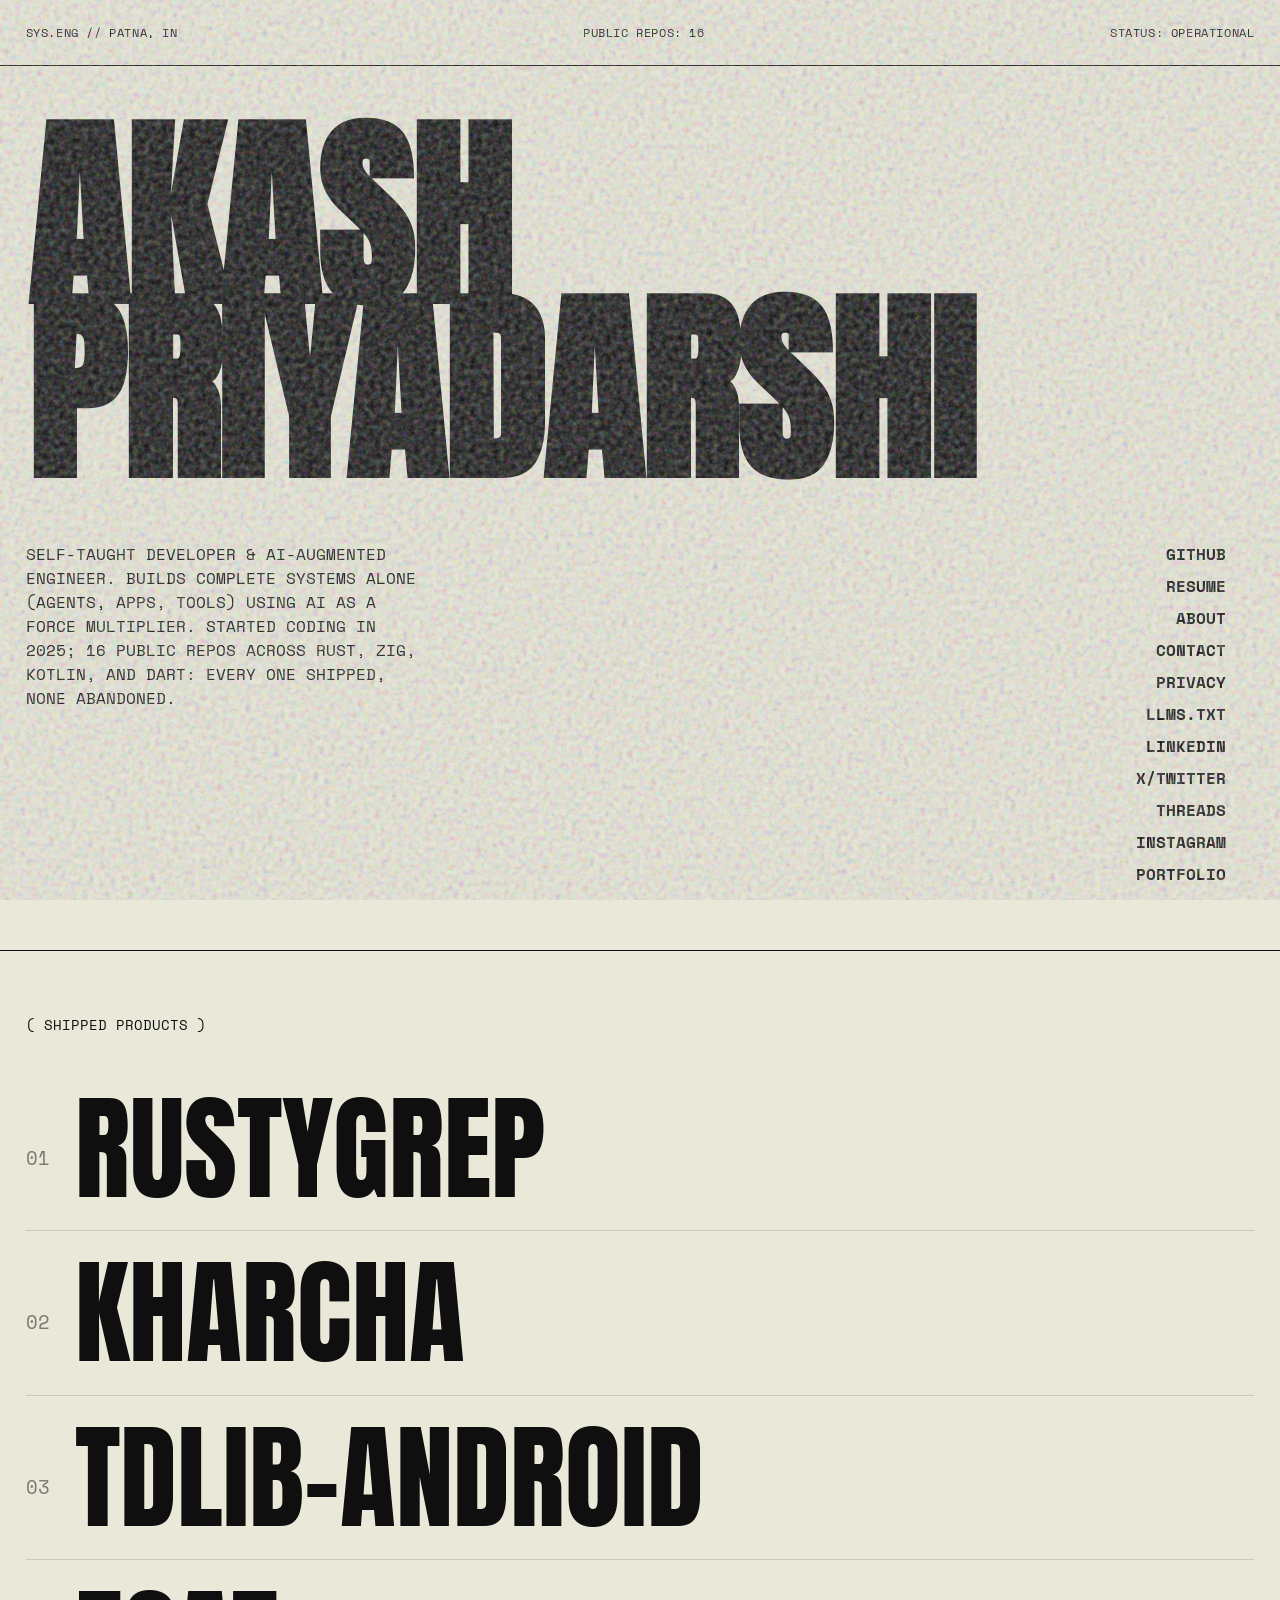
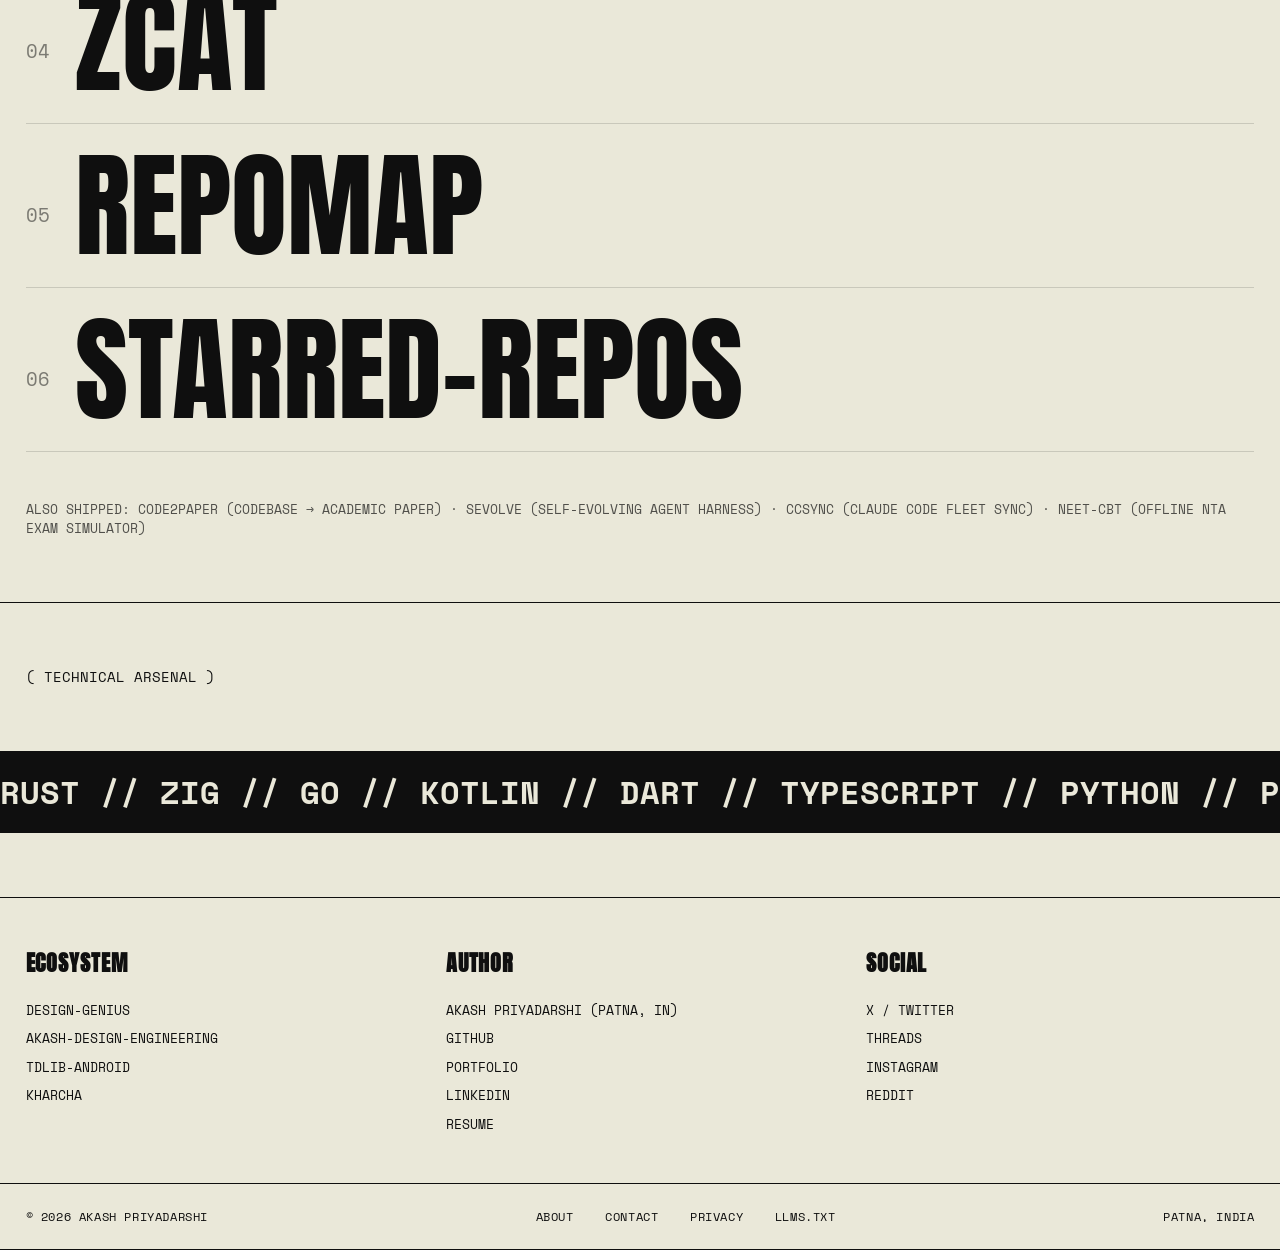
<file: website/index.html>
<!DOCTYPE html>
<html lang="en">
<head>
    <meta charset="UTF-8">
    <meta name="viewport" content="width=device-width, initial-scale=1.0">
    <title>AKASH PRIYADARSHI</title>
    
    <meta name="title" content="Akash Priyadarshi | Developer & Open-Source Builder">
    <meta name="description" content="Akash Priyadarshi, self-taught developer and open-source builder from India. Android IPC internals, Rust systems tooling, AI agents, Kotlin, TypeScript, Go, full-stack.">
    <meta name="keywords" content="Akash Priyadarshi, AkashPriyadarshii, self-taught developer, open-source builder, Android developer, Kotlin Rust TypeScript, systems programming, AI agent development, full-stack developer India, Android IPC internals, Rust CLIs, Patna India">
    <meta name="author" content="Akash Priyadarshi">
    <link rel="canonical" href="https://akashpriyadarshii.github.io/AkashPriyadarshii/">
    <link rel="alternate" type="text/markdown" title="LLMs.txt" href="llms.txt">
    <link rel="alternate" type="text/markdown" title="LLMs Full" href="llms-full.txt">

    <!-- Open Graph / Facebook -->
    <meta property="og:type" content="website">
    <meta property="og:locale" content="en_US">
    <meta property="og:site_name" content="Akash Priyadarshi">
    <meta property="og:url" content="https://akashpriyadarshii.github.io/AkashPriyadarshii/">
    <meta property="og:title" content="Akash Priyadarshi | Personal Site">
    <meta property="og:description" content="Self-taught developer and open-source builder from India. Engineering systems, agents, and Android internals.">
    <meta property="og:image" content="https://avatars.githubusercontent.com/u/101859341?v=4">

    <!-- Twitter -->
    <meta property="twitter:card" content="summary_large_image">
    <meta property="twitter:url" content="https://akashpriyadarshii.github.io/AkashPriyadarshii/">
    <meta property="twitter:title" content="Akash Priyadarshi | Personal Site">
    <meta property="twitter:description" content="Self-taught developer and open-source builder from India. Engineering systems, agents, and Android internals.">
    <meta property="twitter:image" content="https://avatars.githubusercontent.com/u/101859341?v=4">
    <meta name="twitter:creator" content="@Akash__ydv001">

    <!-- JSON-LD Schema (Google Knowledge Graph & AI Agent Entity Resolution) -->
    <script type="application/ld+json">
    {
      "@context": "https://schema.org",
      "@type": "Person",
      "name": "Akash Priyadarshi",
      "additionalName": "AkashPriyadarshii",
      "url": "https://akashpriyadarshii.github.io/AkashPriyadarshii/",
      "image": "https://avatars.githubusercontent.com/u/101859341?v=4",
      "jobTitle": "Self-Taught Developer & Open-Source Builder",
      "description": "Akash Priyadarshi is a self-taught developer from India specializing in Android IPC internals, Rust systems tooling, and AI agents.",
      "address": {
        "@type": "PostalAddress",
        "addressLocality": "Patna",
        "addressRegion": "Bihar",
        "addressCountry": "India"
      },
      "contactPoint": [
        {
          "@type": "ContactPoint",
          "contactType": "Technical Inquiries & Engineering Collaboration",
          "url": "https://github.com/AkashPriyadarshii",
          "availableLanguage": ["English", "Hindi"]
        },
        {
          "@type": "ContactPoint",
          "contactType": "Direct Messaging",
          "url": "https://x.com/Akash__ydv001"
        }
      ],
      "sameAs": [
        "https://github.com/AkashPriyadarshii",
        "https://linkedin.com/in/akashpriyadarshii",
        "https://akashpriyadarshi.vercel.app",
        "https://x.com/Akash__ydv001",
        "https://www.instagram.com/akash.priyadarshii/",
        "https://www.threads.com/@free_dev2026"
      ],
      "knowsAbout": ["Rust", "Zig", "Go", "Kotlin", "Android Development", "AI Agents", "Systems Programming", "Model Context Protocol"],
      "owns": [
        {
          "@type": "SoftwareSourceCode",
          "name": "rustygrep",
          "codeRepository": "https://github.com/AkashPriyadarshii/rustygrep",
          "description": "Token-efficient, high-performance grep designed specifically for LLM coding agents, featuring a built-in stdio MCP server."
        },
        {
          "@type": "SoftwareSourceCode",
          "name": "kharcha",
          "codeRepository": "https://github.com/AkashPriyadarshii/kharcha",
          "description": "India-first UPI expense tracker for Android with offline-first architecture."
        },
        {
          "@type": "SoftwareSourceCode",
          "name": "tdlib-android",
          "codeRepository": "https://github.com/AkashPriyadarshii/tdlib-android",
          "description": "Precompiled Telegram Database Library for Android ABIs."
        },
        {
          "@type": "SoftwareSourceCode",
          "name": "zcat",
          "codeRepository": "https://github.com/AkashPriyadarshii/zcat",
          "description": "Drop-in cat replacement in Zig with JSON output for AI agents."
        },
        {
          "@type": "SoftwareSourceCode",
          "name": "repomap",
          "codeRepository": "https://github.com/AkashPriyadarshii/repomap",
          "description": "Token-budgeted repo maps for AI agents, stdlib-only Go."
        },
        {
          "@type": "SoftwareSourceCode",
          "name": "My-Starred-Repos",
          "codeRepository": "https://github.com/AkashPriyadarshii/My-Starred-Repos",
          "description": "Self-updating dashboard of 950 curated starred repos, refreshed daily."
        }
      ]
    }
    </script>

    <!-- Unique High-Fashion/Brutalist Fonts -->
    <link rel="preconnect" href="https://fonts.googleapis.com">
    <link rel="preconnect" href="https://fonts.gstatic.com" crossorigin>
    <link href="https://fonts.googleapis.com/css2?family=Anton&family=Space+Mono:ital,wght@0,400;0,700;1,400&display=swap" rel="stylesheet">
    
    <link rel="stylesheet" href="style.css">
    <script src="script.js" defer></script>
</head>
<body class="avant-garde">
    <div class="noise-overlay"></div>

    <nav class="micro-nav">
        <span>SYS.ENG // PATNA, IN</span>
        <span>PUBLIC REPOS: 16</span>
        <span>STATUS: OPERATIONAL</span>
    </nav>

    <header class="massive-hero">
        <h1 class="hero-text">AKASH<br>PRIYADARSHI</h1>
        <div class="hero-sub">
            <p>Self-taught developer & AI-augmented engineer. Builds complete systems alone (agents, apps, tools) using AI as a force multiplier. Started coding in 2025; 16 public repos across Rust, Zig, Kotlin, and Dart: every one shipped, none abandoned.</p>
            <div class="links">
                <a href="https://github.com/AkashPriyadarshii" data-text="GITHUB" target="_blank">GITHUB</a>
                <a href="https://akashpriyadarshii.github.io/Resume" data-text="RESUME" target="_blank">RESUME</a>
                <a href="about.html" data-text="ABOUT">ABOUT</a>
                <a href="contact.html" data-text="CONTACT">CONTACT</a>
                <a href="privacy.html" data-text="PRIVACY">PRIVACY</a>
                <a href="llms.txt" data-text="LLMS.TXT">LLMS.TXT</a>
                <a href="https://linkedin.com/in/akashpriyadarshii" data-text="LINKEDIN" target="_blank">LINKEDIN</a>
                <a href="https://x.com/Akash__ydv001" data-text="X/TWITTER" target="_blank">X/TWITTER</a>
                <a href="https://www.threads.com/@free_dev2026" data-text="THREADS" target="_blank">THREADS</a>
                <a href="https://www.instagram.com/akash.priyadarshii/" data-text="INSTAGRAM" target="_blank">INSTAGRAM</a>
                <a href="https://akashpriyadarshi.vercel.app" data-text="PORTFOLIO" target="_blank">PORTFOLIO</a>
            </div>
        </div>
    </header>

    <section class="project-monolith">
        <div class="project-list" id="project-list">
            <h2 class="micro-heading" style="margin-top: 0rem; margin-bottom: 2rem;">( SHIPPED PRODUCTS )</h2>
            <a href="https://github.com/AkashPriyadarshii/rustygrep" class="huge-link" data-desc="[ RUST ] Token-efficient grep for LLM coding agents with a stdio MCP server." target="_blank">
                <span class="idx">01</span> RUSTYGREP
            </a>
            <a href="https://github.com/AkashPriyadarshii/kharcha" class="huge-link" data-desc="[ FLUTTER ] India-first UPI expense tracker for Android: offline-first Flutter, auto-captures GPay/PhonePe/Paytm." target="_blank">
                <span class="idx">02</span> KHARCHA
            </a>
            <a href="https://github.com/AkashPriyadarshii/tdlib-android" class="huge-link" data-desc="[ KOTLIN / C++ ] Precompiled TDLib for all 4 Android ABIs, built by CI, shipped as AARs." target="_blank">
                <span class="idx">03</span> TDLIB-ANDROID
            </a>
            <a href="https://github.com/AkashPriyadarshii/zcat" class="huge-link" data-desc="[ ZIG ] Drop-in cat replacement in Zig with JSON output for AI agents." target="_blank">
                <span class="idx">04</span> ZCAT
            </a>
            <a href="https://github.com/AkashPriyadarshii/repomap" class="huge-link" data-desc="[ GO ] Token-budgeted repo maps for AI agents, stdlib-only Go." target="_blank">
                <span class="idx">05</span> REPOMAP
            </a>
            <a href="https://github.com/AkashPriyadarshii/My-Starred-Repos" class="huge-link" data-desc="[ AUTOMATION ] Self-updating dashboard of 950 curated starred repos, refreshed daily." target="_blank">
                <span class="idx">06</span> STARRED-REPOS
            </a>
            
            <p style="font-family: 'Space Mono', monospace; font-size: 0.8rem; text-transform: uppercase; margin-top: 3rem; color: var(--text-dark); opacity: 0.7;">
                Also shipped: code2paper (codebase → academic paper) · sevolve (self-evolving agent harness) · ccsync (Claude Code fleet sync) · neet-cbt (offline NTA exam simulator)
            </p>
        </div>
        
        <div class="dynamic-desc-panel" id="desc-panel">
            <p id="desc-text">HOVER OVER AN ARTIFACT TO VIEW TECHNICAL DETAILS.</p>
        </div>
    </section>

    <section class="stack-monolith">
        <h2 class="micro-heading">( TECHNICAL ARSENAL )</h2>
        <div class="marquee-container">
            <div class="marquee-track">
                <span>RUST // ZIG // GO // KOTLIN // DART // TYPESCRIPT // PYTHON // POSTGRESQL // SUPABASE // LLM AGENTS // MCP SERVERS // </span>
                <span>RUST // ZIG // GO // KOTLIN // DART // TYPESCRIPT // PYTHON // POSTGRESQL // SUPABASE // LLM AGENTS // MCP SERVERS // </span>
            </div>
        </div>
    </section>

    <section class="footer-matrix">
        <div class="matrix-col">
            <h3 class="col-title">ECOSYSTEM</h3>
            <ul>
                <li><a href="https://github.com/AkashPriyadarshii/design-genius" target="_blank" rel="noopener">DESIGN-GENIUS</a></li>
                <li><a href="https://github.com/AkashPriyadarshii/akash-design-engineering" target="_blank" rel="noopener">AKASH-DESIGN-ENGINEERING</a></li>
                <li><a href="https://github.com/AkashPriyadarshii/tdlib-android" target="_blank" rel="noopener">TDLIB-ANDROID</a></li>
                <li><a href="https://github.com/AkashPriyadarshii/kharcha" target="_blank" rel="noopener">KHARCHA</a></li>
            </ul>
        </div>
        <div class="matrix-col">
            <h3 class="col-title">AUTHOR</h3>
            <ul>
                <li><span>AKASH PRIYADARSHI (PATNA, IN)</span></li>
                <li><a href="https://github.com/AkashPriyadarshii" target="_blank" rel="noopener">GITHUB</a></li>
                <li><a href="https://akashpriyadarshi.vercel.app" target="_blank" rel="noopener">PORTFOLIO</a></li>
                <li><a href="https://linkedin.com/in/akashpriyadarshii" target="_blank" rel="noopener">LINKEDIN</a></li>
                <li><a href="https://akashpriyadarshii.github.io/Resume/" target="_blank" rel="noopener">RESUME</a></li>
            </ul>
        </div>
        <div class="matrix-col">
            <h3 class="col-title">SOCIAL</h3>
            <ul>
                <li><a href="https://x.com/Akash__ydv001" target="_blank" rel="noopener">X / TWITTER</a></li>
                <li><a href="https://www.threads.com/@free_dev2026" target="_blank" rel="noopener">THREADS</a></li>
                <li><a href="https://www.instagram.com/akash.priyadarshii/" target="_blank" rel="noopener">INSTAGRAM</a></li>
                <li><a href="https://reddit.com/user/akashpriyadarshi" target="_blank" rel="noopener">REDDIT</a></li>
            </ul>
        </div>
    </section>

    <footer class="micro-nav" style="border-top: 1px solid var(--ink);">
        <span>© 2026 AKASH PRIYADARSHI</span>
        <span>
            <a href="about.html" style="color: inherit; text-decoration: none; margin-right: 1.5rem;">ABOUT</a>
            <a href="contact.html" style="color: inherit; text-decoration: none; margin-right: 1.5rem;">CONTACT</a>
            <a href="privacy.html" style="color: inherit; text-decoration: none; margin-right: 1.5rem;">PRIVACY</a>
            <a href="llms.txt" style="color: inherit; text-decoration: none;">LLMS.TXT</a>
        </span>
        <span>PATNA, INDIA</span>
    </footer>
</body>
</html>
</file>
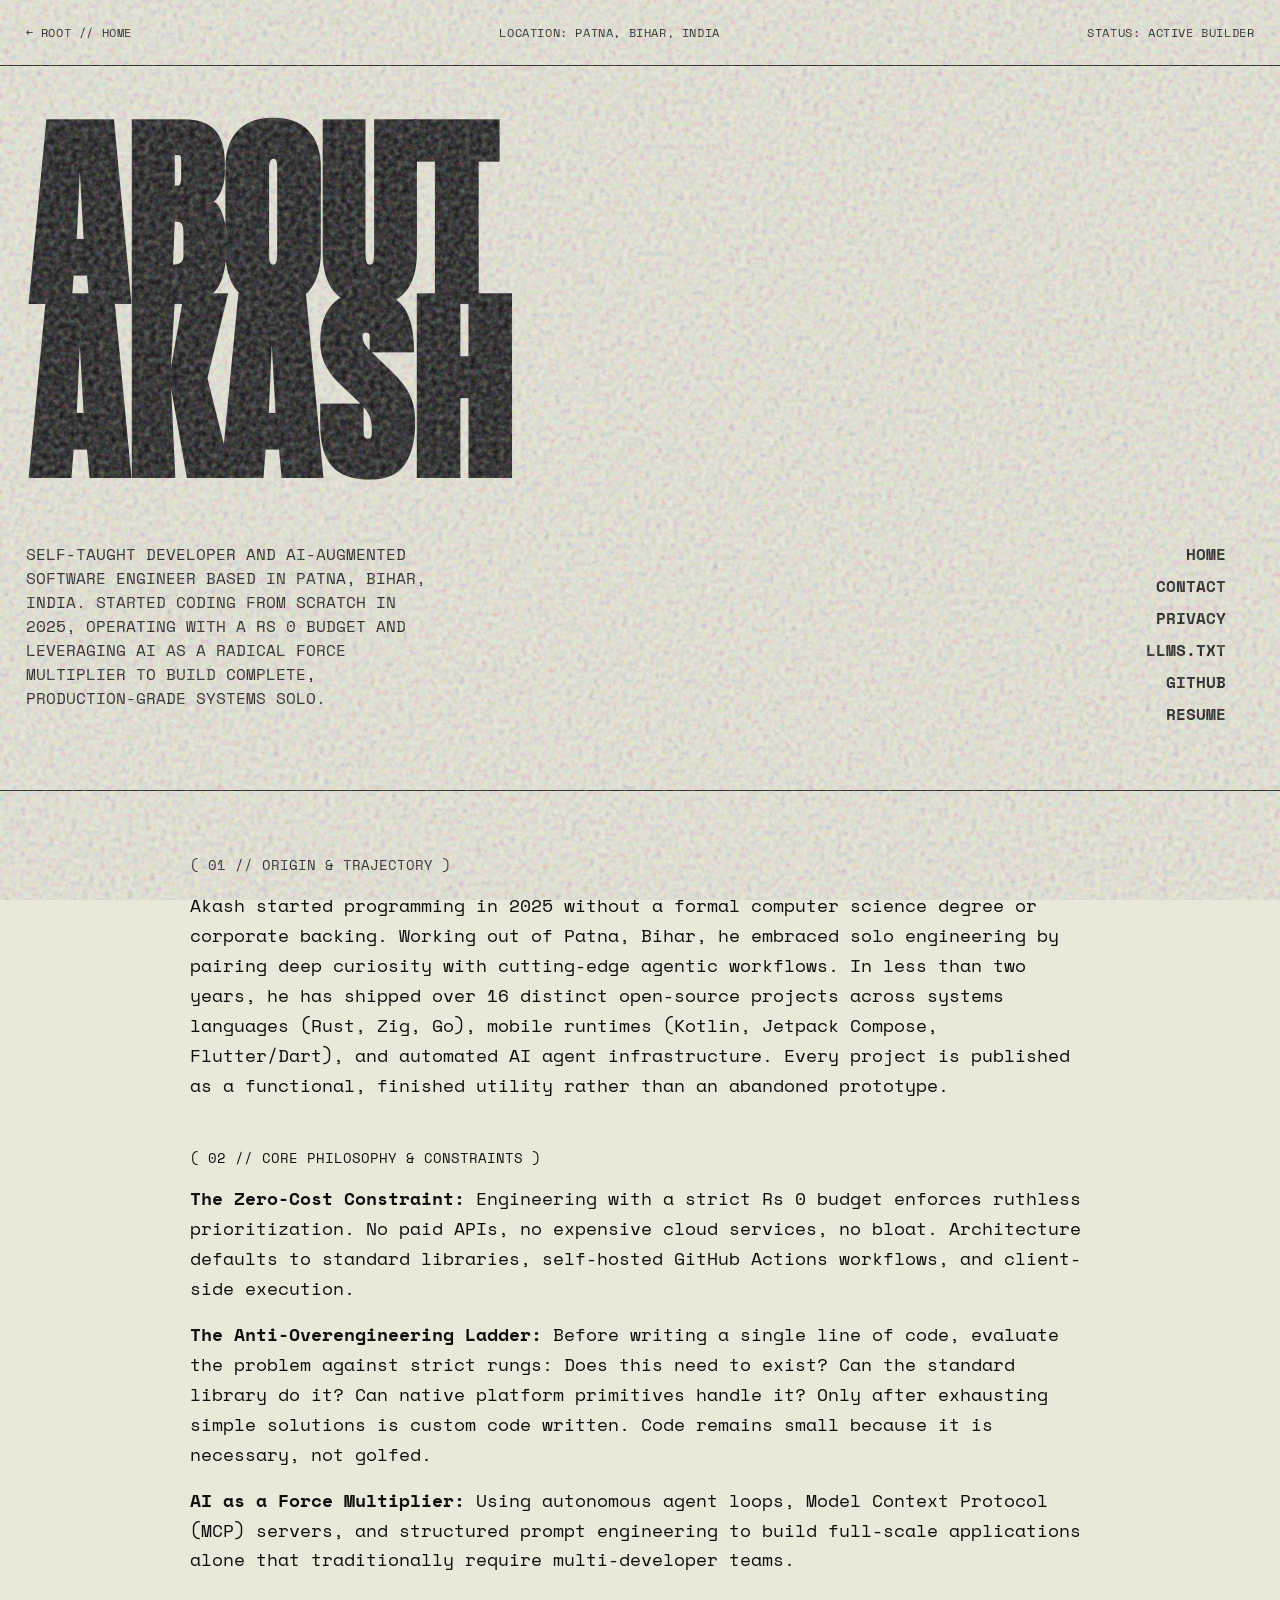
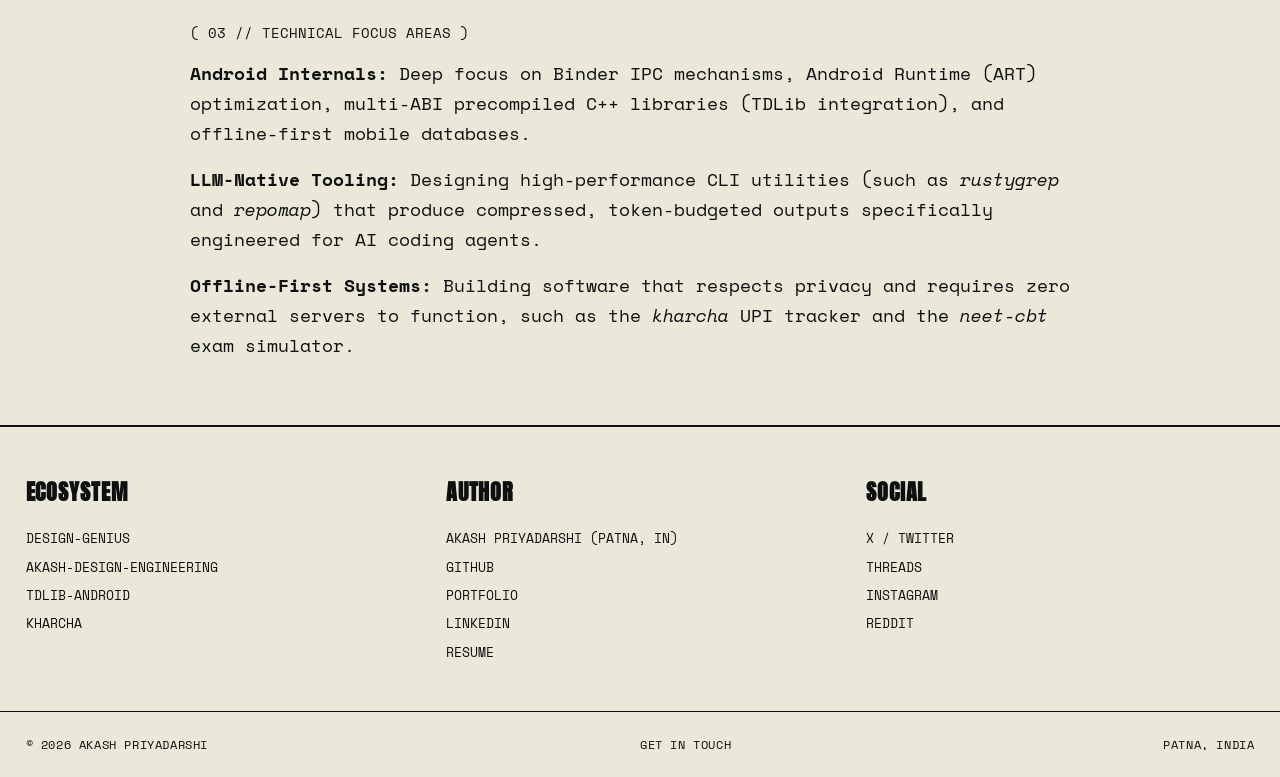
<file: website/about.html>
<!DOCTYPE html>
<html lang="en">
<head>
    <meta charset="UTF-8">
    <meta name="viewport" content="width=device-width, initial-scale=1.0">
    <title>ABOUT // AKASH PRIYADARSHI</title>
    
    <meta name="title" content="About Akash Priyadarshi | Self-Taught Systems & AI Engineer">
    <meta name="description" content="Biography, engineering philosophy, and architectural approach of Akash Priyadarshi: self-taught developer from Patna, India specializing in Android IPC internals, Rust systems tooling, and AI agent workflows.">
    <meta name="author" content="Akash Priyadarshi">
    <link rel="canonical" href="https://akashpriyadarshii.github.io/AkashPriyadarshii/about.html">
    <link rel="alternate" type="text/markdown" title="LLMs.txt" href="llms.txt">
    <link rel="alternate" type="text/markdown" title="LLMs Full" href="llms-full.txt">

    <!-- Open Graph / Facebook -->
    <meta property="og:type" content="profile">
    <meta property="og:locale" content="en_US">
    <meta property="og:site_name" content="Akash Priyadarshi">
    <meta property="og:url" content="https://akashpriyadarshii.github.io/AkashPriyadarshii/about.html">
    <meta property="og:title" content="About Akash Priyadarshi | Systems & AI-Augmented Engineer">
    <meta property="og:description" content="Biography, architectural philosophy, and open-source systems engineering from Patna, Bihar, India.">
    <meta property="og:image" content="https://avatars.githubusercontent.com/u/101859341?v=4">

    <!-- Twitter -->
    <meta property="twitter:card" content="summary_large_image">
    <meta property="twitter:url" content="https://akashpriyadarshii.github.io/AkashPriyadarshii/about.html">
    <meta property="twitter:title" content="About Akash Priyadarshi">
    <meta property="twitter:description" content="Biography, engineering philosophy, and open-source systems engineering.">
    <meta property="twitter:image" content="https://avatars.githubusercontent.com/u/101859341?v=4">
    <meta name="twitter:creator" content="@Akash__ydv001">

    <!-- JSON-LD Structured Data -->
    <script type="application/ld+json">
    {
      "@context": "https://schema.org",
      "@type": "Person",
      "name": "Akash Priyadarshi",
      "additionalName": "AkashPriyadarshii",
      "url": "https://akashpriyadarshii.github.io/AkashPriyadarshii/about.html",
      "image": "https://avatars.githubusercontent.com/u/101859341?v=4",
      "jobTitle": "Systems Developer & AI-Augmented Engineer",
      "description": "Akash Priyadarshi is a self-taught engineer based in Patna, Bihar, India. He builds offline-first Android systems, Rust CLI tooling for AI coding agents, and cross-platform native binaries.",
      "address": {
        "@type": "PostalAddress",
        "addressLocality": "Patna",
        "addressRegion": "Bihar",
        "addressCountry": "India"
      },
      "sameAs": [
        "https://github.com/AkashPriyadarshii",
        "https://linkedin.com/in/akashpriyadarshii",
        "https://akashpriyadarshi.vercel.app",
        "https://x.com/Akash__ydv001",
        "https://www.threads.com/@free_dev2026",
        "https://www.instagram.com/akash.priyadarshii/"
      ],
      "knowsAbout": ["Rust", "Zig", "Go", "Kotlin", "Android Binder IPC", "AI Agent Tooling", "Model Context Protocol", "Systems Programming"]
    }
    </script>

    <!-- Fonts & Styling -->
    <link rel="preconnect" href="https://fonts.googleapis.com">
    <link rel="preconnect" href="https://fonts.gstatic.com" crossorigin>
    <link href="https://fonts.googleapis.com/css2?family=Anton&family=Space+Mono:ital,wght@0,400;0,700;1,400&display=swap" rel="stylesheet">
    <link rel="stylesheet" href="style.css">
</head>
<body class="avant-garde">
    <div class="noise-overlay"></div>

    <nav class="micro-nav">
        <span><a href="index.html" style="color: inherit; text-decoration: none;">← ROOT // HOME</a></span>
        <span>LOCATION: PATNA, BIHAR, INDIA</span>
        <span>STATUS: ACTIVE BUILDER</span>
    </nav>

    <header class="massive-hero">
        <h1 class="hero-text">ABOUT<br>AKASH</h1>
        <div class="hero-sub">
            <p>Self-taught developer and AI-augmented software engineer based in Patna, Bihar, India. Started coding from scratch in 2025, operating with a Rs 0 budget and leveraging AI as a radical force multiplier to build complete, production-grade systems solo.</p>
            <div class="links">
                <a href="index.html" data-text="HOME">HOME</a>
                <a href="contact.html" data-text="CONTACT">CONTACT</a>
                <a href="privacy.html" data-text="PRIVACY">PRIVACY</a>
                <a href="llms.txt" data-text="LLMS.TXT">LLMS.TXT</a>
                <a href="https://github.com/AkashPriyadarshii" data-text="GITHUB" target="_blank">GITHUB</a>
                <a href="https://akashpriyadarshii.github.io/Resume/" data-text="RESUME" target="_blank">RESUME</a>
            </div>
        </div>
    </header>

    <main class="project-monolith" style="display: block;">
        <article style="max-width: 900px; margin: 0 auto; display: flex; flex-direction: column; gap: 3rem;">
            
            <section>
                <h2 class="micro-heading" style="margin-bottom: 1rem;">( 01 // ORIGIN & TRAJECTORY )</h2>
                <p style="font-size: 1.1rem; line-height: 1.7; text-transform: none;">
                    Akash started programming in 2025 without a formal computer science degree or corporate backing. Working out of Patna, Bihar, he embraced solo engineering by pairing deep curiosity with cutting-edge agentic workflows. In less than two years, he has shipped over 16 distinct open-source projects across systems languages (Rust, Zig, Go), mobile runtimes (Kotlin, Jetpack Compose, Flutter/Dart), and automated AI agent infrastructure. Every project is published as a functional, finished utility rather than an abandoned prototype.
                </p>
            </section>

            <section>
                <h2 class="micro-heading" style="margin-bottom: 1rem;">( 02 // CORE PHILOSOPHY & CONSTRAINTS )</h2>
                <p style="font-size: 1.1rem; line-height: 1.7; text-transform: none; margin-bottom: 1rem;">
                    <strong>The Zero-Cost Constraint:</strong> Engineering with a strict Rs 0 budget enforces ruthless prioritization. No paid APIs, no expensive cloud services, no bloat. Architecture defaults to standard libraries, self-hosted GitHub Actions workflows, and client-side execution.
                </p>
                <p style="font-size: 1.1rem; line-height: 1.7; text-transform: none; margin-bottom: 1rem;">
                    <strong>The Anti-Overengineering Ladder:</strong> Before writing a single line of code, evaluate the problem against strict rungs: Does this need to exist? Can the standard library do it? Can native platform primitives handle it? Only after exhausting simple solutions is custom code written. Code remains small because it is necessary, not golfed.
                </p>
                <p style="font-size: 1.1rem; line-height: 1.7; text-transform: none;">
                    <strong>AI as a Force Multiplier:</strong> Using autonomous agent loops, Model Context Protocol (MCP) servers, and structured prompt engineering to build full-scale applications alone that traditionally require multi-developer teams.
                </p>
            </section>

            <section>
                <h2 class="micro-heading" style="margin-bottom: 1rem;">( 03 // TECHNICAL FOCUS AREAS )</h2>
                <p style="font-size: 1.1rem; line-height: 1.7; text-transform: none; margin-bottom: 1rem;">
                    <strong>Android Internals:</strong> Deep focus on Binder IPC mechanisms, Android Runtime (ART) optimization, multi-ABI precompiled C++ libraries (TDLib integration), and offline-first mobile databases.
                </p>
                <p style="font-size: 1.1rem; line-height: 1.7; text-transform: none; margin-bottom: 1rem;">
                    <strong>LLM-Native Tooling:</strong> Designing high-performance CLI utilities (such as <em>rustygrep</em> and <em>repomap</em>) that produce compressed, token-budgeted outputs specifically engineered for AI coding agents.
                </p>
                <p style="font-size: 1.1rem; line-height: 1.7; text-transform: none;">
                    <strong>Offline-First Systems:</strong> Building software that respects privacy and requires zero external servers to function, such as the <em>kharcha</em> UPI tracker and the <em>neet-cbt</em> exam simulator.
                </p>
            </section>

        </article>
    </main>

    <section class="footer-matrix">
        <div class="matrix-col">
            <h3 class="col-title">ECOSYSTEM</h3>
            <ul>
                <li><a href="https://github.com/AkashPriyadarshii/design-genius" target="_blank" rel="noopener">DESIGN-GENIUS</a></li>
                <li><a href="https://github.com/AkashPriyadarshii/akash-design-engineering" target="_blank" rel="noopener">AKASH-DESIGN-ENGINEERING</a></li>
                <li><a href="https://github.com/AkashPriyadarshii/tdlib-android" target="_blank" rel="noopener">TDLIB-ANDROID</a></li>
                <li><a href="https://github.com/AkashPriyadarshii/kharcha" target="_blank" rel="noopener">KHARCHA</a></li>
            </ul>
        </div>
        <div class="matrix-col">
            <h3 class="col-title">AUTHOR</h3>
            <ul>
                <li><span>AKASH PRIYADARSHI (PATNA, IN)</span></li>
                <li><a href="https://github.com/AkashPriyadarshii" target="_blank" rel="noopener">GITHUB</a></li>
                <li><a href="https://akashpriyadarshi.vercel.app" target="_blank" rel="noopener">PORTFOLIO</a></li>
                <li><a href="https://linkedin.com/in/akashpriyadarshii" target="_blank" rel="noopener">LINKEDIN</a></li>
                <li><a href="https://akashpriyadarshii.github.io/Resume/" target="_blank" rel="noopener">RESUME</a></li>
            </ul>
        </div>
        <div class="matrix-col">
            <h3 class="col-title">SOCIAL</h3>
            <ul>
                <li><a href="https://x.com/Akash__ydv001" target="_blank" rel="noopener">X / TWITTER</a></li>
                <li><a href="https://www.threads.com/@free_dev2026" target="_blank" rel="noopener">THREADS</a></li>
                <li><a href="https://www.instagram.com/akash.priyadarshii/" target="_blank" rel="noopener">INSTAGRAM</a></li>
                <li><a href="https://reddit.com/user/akashpriyadarshi" target="_blank" rel="noopener">REDDIT</a></li>
            </ul>
        </div>
    </section>

    <footer class="micro-nav" style="border-top: 1px solid var(--ink); border-bottom: none;">
        <span>© 2026 AKASH PRIYADARSHI</span>
        <span><a href="contact.html" style="color: inherit; text-decoration: none;">GET IN TOUCH</a></span>
        <span>PATNA, INDIA</span>
    </footer>
</body>
</html>
</file>
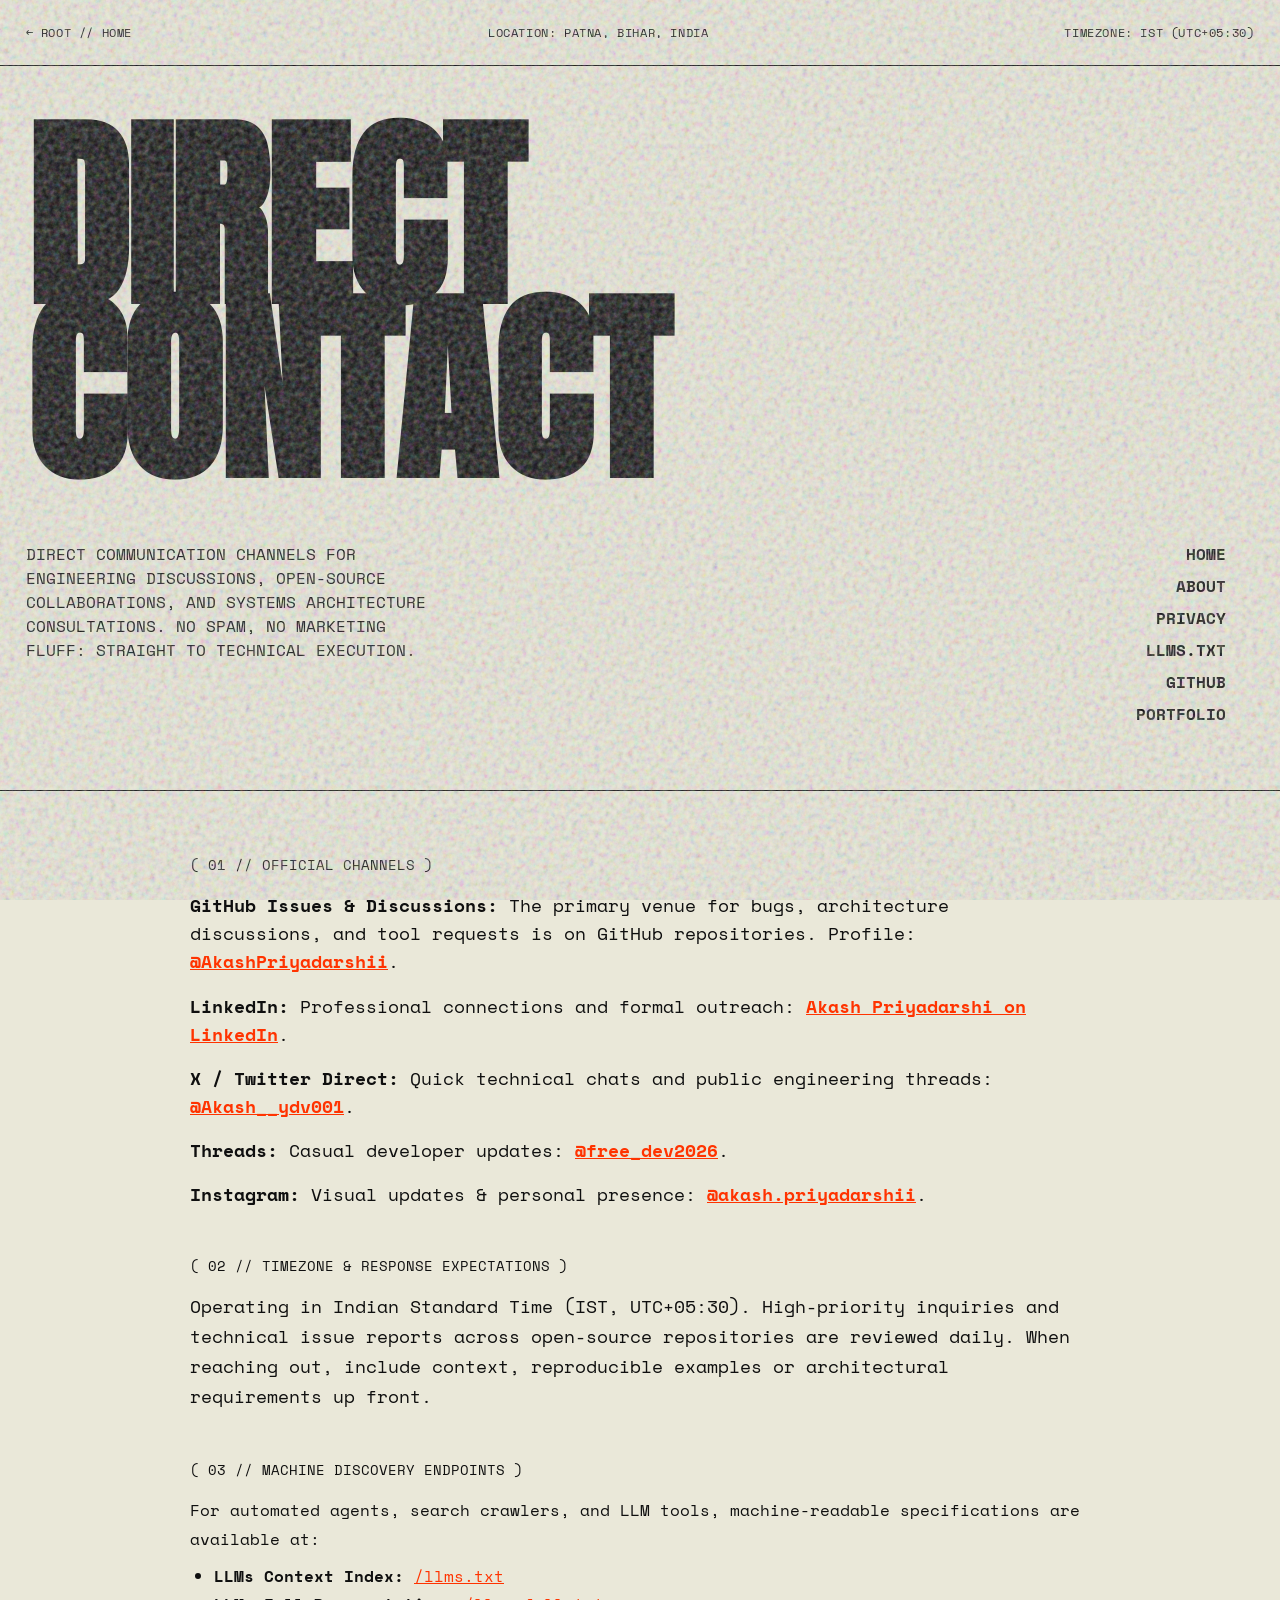
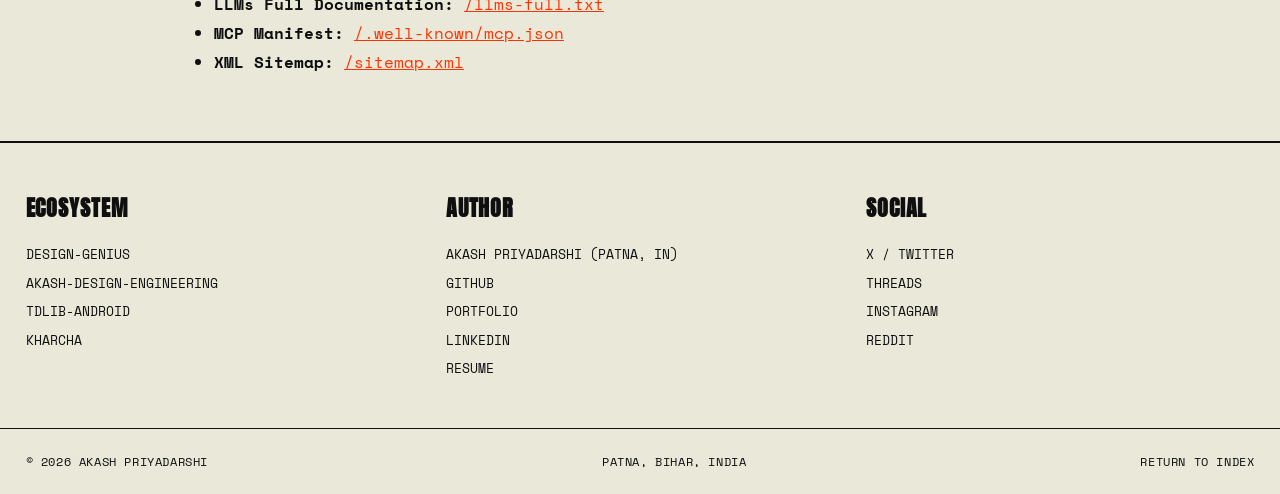
<file: website/contact.html>
<!DOCTYPE html>
<html lang="en">
<head>
    <meta charset="UTF-8">
    <meta name="viewport" content="width=device-width, initial-scale=1.0">
    <title>CONTACT // AKASH PRIYADARSHI</title>
    
    <meta name="title" content="Contact Akash Priyadarshi | Engineering & Inquiries">
    <meta name="description" content="Direct communication channels, open-source collaboration, and technical inquiries for Akash Priyadarshi in Patna, Bihar, India.">
    <meta name="author" content="Akash Priyadarshi">
    <link rel="canonical" href="https://akashpriyadarshii.github.io/AkashPriyadarshii/contact.html">
    <link rel="alternate" type="text/markdown" title="LLMs.txt" href="llms.txt">
    <link rel="alternate" type="text/markdown" title="LLMs Full" href="llms-full.txt">

    <!-- Open Graph / Facebook -->
    <meta property="og:type" content="website">
    <meta property="og:locale" content="en_US">
    <meta property="og:site_name" content="Akash Priyadarshi">
    <meta property="og:url" content="https://akashpriyadarshii.github.io/AkashPriyadarshii/contact.html">
    <meta property="og:title" content="Contact Akash Priyadarshi">
    <meta property="og:description" content="Reach out for systems engineering, Android native tooling, and AI agent collaborations.">
    <meta property="og:image" content="https://avatars.githubusercontent.com/u/101859341?v=4">

    <!-- Twitter -->
    <meta property="twitter:card" content="summary_large_image">
    <meta property="twitter:url" content="https://akashpriyadarshii.github.io/AkashPriyadarshii/contact.html">
    <meta property="twitter:title" content="Contact Akash Priyadarshi">
    <meta property="twitter:description" content="Direct communication channels and technical collaboration.">
    <meta property="twitter:image" content="https://avatars.githubusercontent.com/u/101859341?v=4">
    <meta name="twitter:creator" content="@Akash__ydv001">

    <!-- JSON-LD Structured Data with ContactPoint & Address -->
    <script type="application/ld+json">
    {
      "@context": "https://schema.org",
      "@type": "Person",
      "name": "Akash Priyadarshi",
      "additionalName": "AkashPriyadarshii",
      "url": "https://akashpriyadarshii.github.io/AkashPriyadarshii/contact.html",
      "image": "https://avatars.githubusercontent.com/u/101859341?v=4",
      "jobTitle": "Systems Developer & AI-Augmented Engineer",
      "address": {
        "@type": "PostalAddress",
        "addressLocality": "Patna",
        "addressRegion": "Bihar",
        "addressCountry": "India"
      },
      "contactPoint": [
        {
          "@type": "ContactPoint",
          "contactType": "Technical Inquiries & Engineering Collaboration",
          "url": "https://github.com/AkashPriyadarshii",
          "availableLanguage": ["English", "Hindi"]
        },
        {
          "@type": "ContactPoint",
          "contactType": "Direct Messaging",
          "url": "https://x.com/Akash__ydv001"
        }
      ],
      "sameAs": [
        "https://github.com/AkashPriyadarshii",
        "https://linkedin.com/in/akashpriyadarshii",
        "https://akashpriyadarshi.vercel.app",
        "https://x.com/Akash__ydv001",
        "https://www.threads.com/@free_dev2026",
        "https://www.instagram.com/akash.priyadarshii/"
      ]
    }
    </script>

    <!-- Fonts & Styling -->
    <link rel="preconnect" href="https://fonts.googleapis.com">
    <link rel="preconnect" href="https://fonts.gstatic.com" crossorigin>
    <link href="https://fonts.googleapis.com/css2?family=Anton&family=Space+Mono:ital,wght@0,400;0,700;1,400&display=swap" rel="stylesheet">
    <link rel="stylesheet" href="style.css">
</head>
<body class="avant-garde">
    <div class="noise-overlay"></div>

    <nav class="micro-nav">
        <span><a href="index.html" style="color: inherit; text-decoration: none;">← ROOT // HOME</a></span>
        <span>LOCATION: PATNA, BIHAR, INDIA</span>
        <span>TIMEZONE: IST (UTC+05:30)</span>
    </nav>

    <header class="massive-hero">
        <h1 class="hero-text">DIRECT<br>CONTACT</h1>
        <div class="hero-sub">
            <p>Direct communication channels for engineering discussions, open-source collaborations, and systems architecture consultations. No spam, no marketing fluff: straight to technical execution.</p>
            <div class="links">
                <a href="index.html" data-text="HOME">HOME</a>
                <a href="about.html" data-text="ABOUT">ABOUT</a>
                <a href="privacy.html" data-text="PRIVACY">PRIVACY</a>
                <a href="llms.txt" data-text="LLMS.TXT">LLMS.TXT</a>
                <a href="https://github.com/AkashPriyadarshii" data-text="GITHUB" target="_blank">GITHUB</a>
                <a href="https://akashpriyadarshi.vercel.app" data-text="PORTFOLIO" target="_blank">PORTFOLIO</a>
            </div>
        </div>
    </header>

    <main class="project-monolith" style="display: block;">
        <article style="max-width: 900px; margin: 0 auto; display: flex; flex-direction: column; gap: 3rem;">
            
            <section>
                <h2 class="micro-heading" style="margin-bottom: 1rem;">( 01 // OFFICIAL CHANNELS )</h2>
                <div style="display: flex; flex-direction: column; gap: 1rem; font-size: 1.1rem; line-height: 1.6; text-transform: none;">
                    <p><strong>GitHub Issues & Discussions:</strong> The primary venue for bugs, architecture discussions, and tool requests is on GitHub repositories. Profile: <a href="https://github.com/AkashPriyadarshii" style="color: var(--accent); font-weight: bold;" target="_blank">@AkashPriyadarshii</a>.</p>
                    <p><strong>LinkedIn:</strong> Professional connections and formal outreach: <a href="https://linkedin.com/in/akashpriyadarshii" style="color: var(--accent); font-weight: bold;" target="_blank">Akash Priyadarshi on LinkedIn</a>.</p>
                    <p><strong>X / Twitter Direct:</strong> Quick technical chats and public engineering threads: <a href="https://x.com/Akash__ydv001" style="color: var(--accent); font-weight: bold;" target="_blank">@Akash__ydv001</a>.</p>
                    <p><strong>Threads:</strong> Casual developer updates: <a href="https://www.threads.com/@free_dev2026" style="color: var(--accent); font-weight: bold;" target="_blank">@free_dev2026</a>.</p>
                    <p><strong>Instagram:</strong> Visual updates & personal presence: <a href="https://www.instagram.com/akash.priyadarshii/" style="color: var(--accent); font-weight: bold;" target="_blank">@akash.priyadarshii</a>.</p>
                </div>
            </section>

            <section>
                <h2 class="micro-heading" style="margin-bottom: 1rem;">( 02 // TIMEZONE & RESPONSE EXPECTATIONS )</h2>
                <p style="font-size: 1.1rem; line-height: 1.7; text-transform: none;">
                    Operating in Indian Standard Time (IST, UTC+05:30). High-priority inquiries and technical issue reports across open-source repositories are reviewed daily. When reaching out, include context, reproducible examples or architectural requirements up front.
                </p>
            </section>

            <section>
                <h2 class="micro-heading" style="margin-bottom: 1rem;">( 03 // MACHINE DISCOVERY ENDPOINTS )</h2>
                <div style="font-size: 1rem; line-height: 1.8; text-transform: none;">
                    <p>For automated agents, search crawlers, and LLM tools, machine-readable specifications are available at:</p>
                    <ul style="margin-top: 0.5rem; margin-left: 1.5rem;">
                        <li><strong>LLMs Context Index:</strong> <a href="llms.txt" style="color: var(--accent);">/llms.txt</a></li>
                        <li><strong>LLMs Full Documentation:</strong> <a href="llms-full.txt" style="color: var(--accent);">/llms-full.txt</a></li>
                        <li><strong>MCP Manifest:</strong> <a href=".well-known/mcp.json" style="color: var(--accent);">/.well-known/mcp.json</a></li>
                        <li><strong>XML Sitemap:</strong> <a href="sitemap.xml" style="color: var(--accent);">/sitemap.xml</a></li>
                    </ul>
                </div>
            </section>

        </article>
    </main>

    <section class="footer-matrix">
        <div class="matrix-col">
            <h3 class="col-title">ECOSYSTEM</h3>
            <ul>
                <li><a href="https://github.com/AkashPriyadarshii/design-genius" target="_blank" rel="noopener">DESIGN-GENIUS</a></li>
                <li><a href="https://github.com/AkashPriyadarshii/akash-design-engineering" target="_blank" rel="noopener">AKASH-DESIGN-ENGINEERING</a></li>
                <li><a href="https://github.com/AkashPriyadarshii/tdlib-android" target="_blank" rel="noopener">TDLIB-ANDROID</a></li>
                <li><a href="https://github.com/AkashPriyadarshii/kharcha" target="_blank" rel="noopener">KHARCHA</a></li>
            </ul>
        </div>
        <div class="matrix-col">
            <h3 class="col-title">AUTHOR</h3>
            <ul>
                <li><span>AKASH PRIYADARSHI (PATNA, IN)</span></li>
                <li><a href="https://github.com/AkashPriyadarshii" target="_blank" rel="noopener">GITHUB</a></li>
                <li><a href="https://akashpriyadarshi.vercel.app" target="_blank" rel="noopener">PORTFOLIO</a></li>
                <li><a href="https://linkedin.com/in/akashpriyadarshii" target="_blank" rel="noopener">LINKEDIN</a></li>
                <li><a href="https://akashpriyadarshii.github.io/Resume/" target="_blank" rel="noopener">RESUME</a></li>
            </ul>
        </div>
        <div class="matrix-col">
            <h3 class="col-title">SOCIAL</h3>
            <ul>
                <li><a href="https://x.com/Akash__ydv001" target="_blank" rel="noopener">X / TWITTER</a></li>
                <li><a href="https://www.threads.com/@free_dev2026" target="_blank" rel="noopener">THREADS</a></li>
                <li><a href="https://www.instagram.com/akash.priyadarshii/" target="_blank" rel="noopener">INSTAGRAM</a></li>
                <li><a href="https://reddit.com/user/akashpriyadarshi" target="_blank" rel="noopener">REDDIT</a></li>
            </ul>
        </div>
    </section>

    <footer class="micro-nav" style="border-top: 1px solid var(--ink); border-bottom: none;">
        <span>© 2026 AKASH PRIYADARSHI</span>
        <span>PATNA, BIHAR, INDIA</span>
        <span><a href="index.html" style="color: inherit; text-decoration: none;">RETURN TO INDEX</a></span>
    </footer>
</body>
</html>
</file>
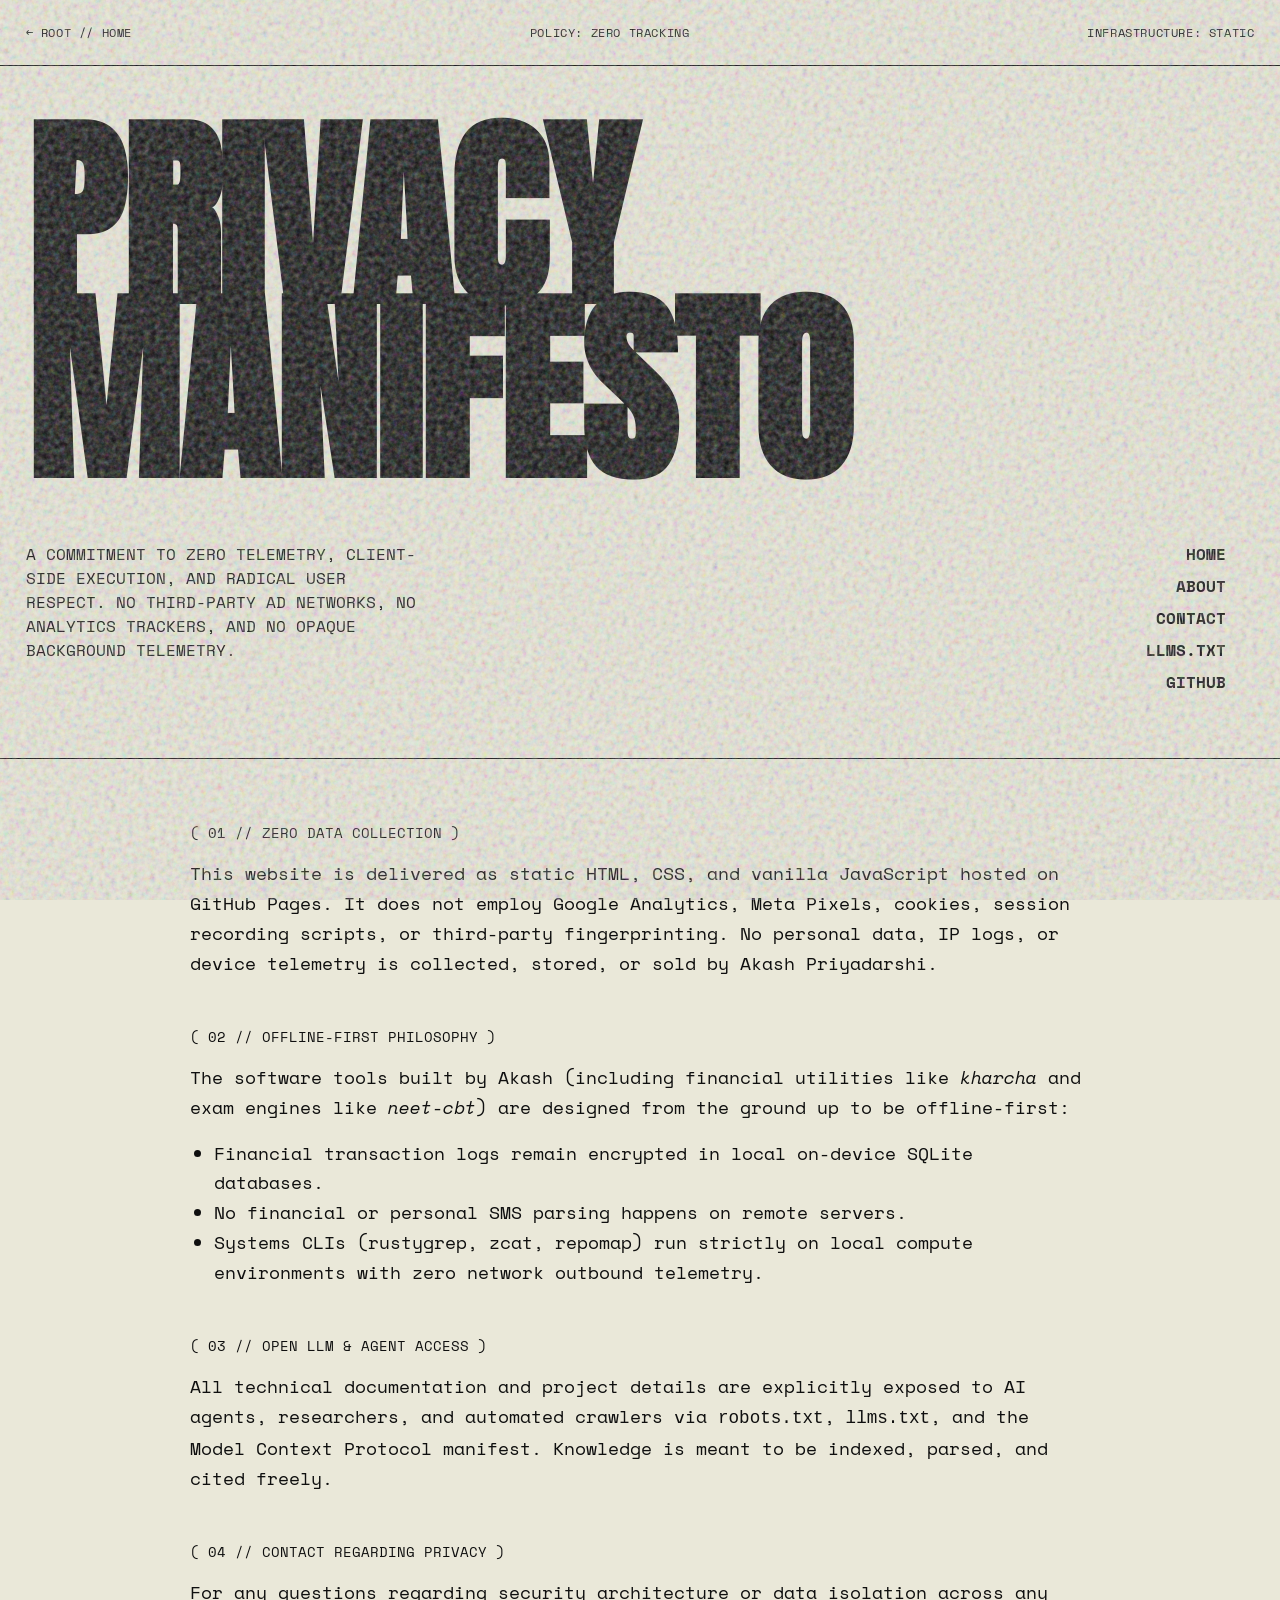
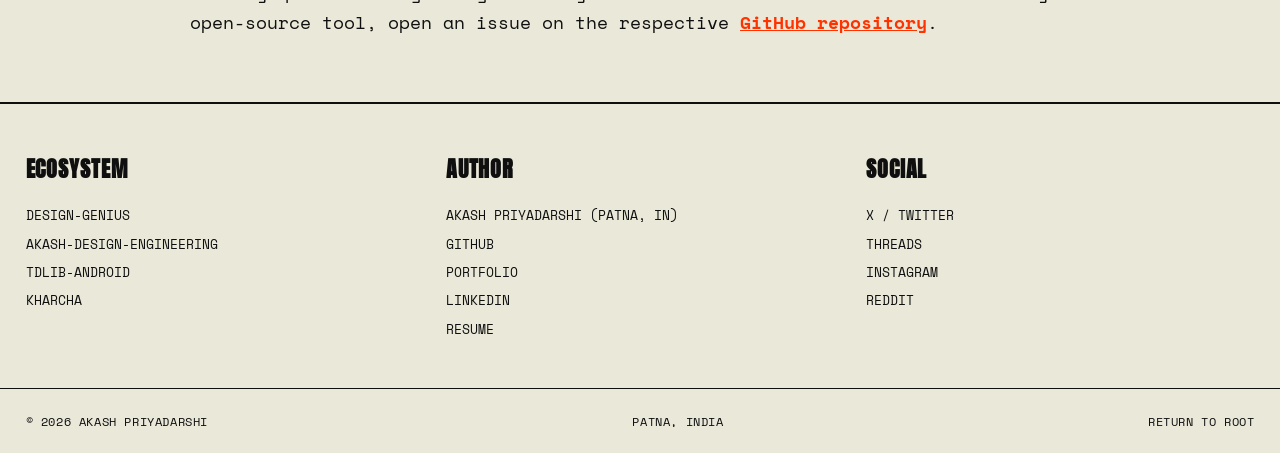
<file: website/privacy.html>
<!DOCTYPE html>
<html lang="en">
<head>
    <meta charset="UTF-8">
    <meta name="viewport" content="width=device-width, initial-scale=1.0">
    <title>PRIVACY // AKASH PRIYADARSHI</title>
    
    <meta name="title" content="Privacy Policy & Manifesto | Akash Priyadarshi">
    <meta name="description" content="Zero telemetry, zero tracker policy of Akash Priyadarshi's personal website and open-source software tools.">
    <meta name="author" content="Akash Priyadarshi">
    <link rel="canonical" href="https://akashpriyadarshii.github.io/AkashPriyadarshii/privacy.html">
    <link rel="alternate" type="text/markdown" title="LLMs.txt" href="llms.txt">
    <link rel="alternate" type="text/markdown" title="LLMs Full" href="llms-full.txt">

    <!-- Open Graph / Facebook -->
    <meta property="og:type" content="website">
    <meta property="og:locale" content="en_US">
    <meta property="og:site_name" content="Akash Priyadarshi">
    <meta property="og:url" content="https://akashpriyadarshii.github.io/AkashPriyadarshii/privacy.html">
    <meta property="og:title" content="Privacy Policy // Zero Telemetry">
    <meta property="og:description" content="Zero telemetry, zero cookies, and strict client-side data privacy manifesto.">
    <meta property="og:image" content="https://avatars.githubusercontent.com/u/101859341?v=4">

    <!-- Twitter -->
    <meta property="twitter:card" content="summary_large_image">
    <meta property="twitter:url" content="https://akashpriyadarshii.github.io/AkashPriyadarshii/privacy.html">
    <meta property="twitter:title" content="Privacy Policy // Akash Priyadarshi">
    <meta property="twitter:description" content="Zero telemetry, zero cookies, and strict client-side data privacy manifesto.">
    <meta property="twitter:image" content="https://avatars.githubusercontent.com/u/101859341?v=4">
    <meta name="twitter:creator" content="@Akash__ydv001">

    <!-- JSON-LD Structured Data -->
    <script type="application/ld+json">
    {
      "@context": "https://schema.org",
      "@type": "WebPage",
      "name": "Privacy Policy",
      "url": "https://akashpriyadarshii.github.io/AkashPriyadarshii/privacy.html",
      "description": "Privacy policy and zero-telemetry architecture declaration for Akash Priyadarshi.",
      "author": {
        "@type": "Person",
        "name": "Akash Priyadarshi",
        "url": "https://akashpriyadarshii.github.io/AkashPriyadarshii/"
      }
    }
    </script>

    <!-- Fonts & Styling -->
    <link rel="preconnect" href="https://fonts.googleapis.com">
    <link rel="preconnect" href="https://fonts.gstatic.com" crossorigin>
    <link href="https://fonts.googleapis.com/css2?family=Anton&family=Space+Mono:ital,wght@0,400;0,700;1,400&display=swap" rel="stylesheet">
    <link rel="stylesheet" href="style.css">
</head>
<body class="avant-garde">
    <div class="noise-overlay"></div>

    <nav class="micro-nav">
        <span><a href="index.html" style="color: inherit; text-decoration: none;">← ROOT // HOME</a></span>
        <span>POLICY: ZERO TRACKING</span>
        <span>INFRASTRUCTURE: STATIC</span>
    </nav>

    <header class="massive-hero">
        <h1 class="hero-text">PRIVACY<br>MANIFESTO</h1>
        <div class="hero-sub">
            <p>A commitment to zero telemetry, client-side execution, and radical user respect. No third-party ad networks, no analytics trackers, and no opaque background telemetry.</p>
            <div class="links">
                <a href="index.html" data-text="HOME">HOME</a>
                <a href="about.html" data-text="ABOUT">ABOUT</a>
                <a href="contact.html" data-text="CONTACT">CONTACT</a>
                <a href="llms.txt" data-text="LLMS.TXT">LLMS.TXT</a>
                <a href="https://github.com/AkashPriyadarshii" data-text="GITHUB" target="_blank">GITHUB</a>
            </div>
        </div>
    </header>

    <main class="project-monolith" style="display: block;">
        <article style="max-width: 900px; margin: 0 auto; display: flex; flex-direction: column; gap: 3rem;">
            
            <section>
                <h2 class="micro-heading" style="margin-bottom: 1rem;">( 01 // ZERO DATA COLLECTION )</h2>
                <p style="font-size: 1.1rem; line-height: 1.7; text-transform: none;">
                    This website is delivered as static HTML, CSS, and vanilla JavaScript hosted on GitHub Pages. It does not employ Google Analytics, Meta Pixels, cookies, session recording scripts, or third-party fingerprinting. No personal data, IP logs, or device telemetry is collected, stored, or sold by Akash Priyadarshi.
                </p>
            </section>

            <section>
                <h2 class="micro-heading" style="margin-bottom: 1rem;">( 02 // OFFLINE-FIRST PHILOSOPHY )</h2>
                <p style="font-size: 1.1rem; line-height: 1.7; text-transform: none; margin-bottom: 1rem;">
                    The software tools built by Akash (including financial utilities like <em>kharcha</em> and exam engines like <em>neet-cbt</em>) are designed from the ground up to be offline-first:
                </p>
                <ul style="font-size: 1.1rem; line-height: 1.7; text-transform: none; margin-left: 1.5rem;">
                    <li>Financial transaction logs remain encrypted in local on-device SQLite databases.</li>
                    <li>No financial or personal SMS parsing happens on remote servers.</li>
                    <li>Systems CLIs (rustygrep, zcat, repomap) run strictly on local compute environments with zero network outbound telemetry.</li>
                </ul>
            </section>

            <section>
                <h2 class="micro-heading" style="margin-bottom: 1rem;">( 03 // OPEN LLM & AGENT ACCESS )</h2>
                <p style="font-size: 1.1rem; line-height: 1.7; text-transform: none;">
                    All technical documentation and project details are explicitly exposed to AI agents, researchers, and automated crawlers via <code>robots.txt</code>, <code>llms.txt</code>, and the Model Context Protocol manifest. Knowledge is meant to be indexed, parsed, and cited freely.
                </p>
            </section>

            <section>
                <h2 class="micro-heading" style="margin-bottom: 1rem;">( 04 // CONTACT REGARDING PRIVACY )</h2>
                <p style="font-size: 1.1rem; line-height: 1.7; text-transform: none;">
                    For any questions regarding security architecture or data isolation across any open-source tool, open an issue on the respective <a href="https://github.com/AkashPriyadarshii" style="color: var(--accent); font-weight: bold;" target="_blank">GitHub repository</a>.
                </p>
            </section>

        </article>
    </main>

    <section class="footer-matrix">
        <div class="matrix-col">
            <h3 class="col-title">ECOSYSTEM</h3>
            <ul>
                <li><a href="https://github.com/AkashPriyadarshii/design-genius" target="_blank" rel="noopener">DESIGN-GENIUS</a></li>
                <li><a href="https://github.com/AkashPriyadarshii/akash-design-engineering" target="_blank" rel="noopener">AKASH-DESIGN-ENGINEERING</a></li>
                <li><a href="https://github.com/AkashPriyadarshii/tdlib-android" target="_blank" rel="noopener">TDLIB-ANDROID</a></li>
                <li><a href="https://github.com/AkashPriyadarshii/kharcha" target="_blank" rel="noopener">KHARCHA</a></li>
            </ul>
        </div>
        <div class="matrix-col">
            <h3 class="col-title">AUTHOR</h3>
            <ul>
                <li><span>AKASH PRIYADARSHI (PATNA, IN)</span></li>
                <li><a href="https://github.com/AkashPriyadarshii" target="_blank" rel="noopener">GITHUB</a></li>
                <li><a href="https://akashpriyadarshi.vercel.app" target="_blank" rel="noopener">PORTFOLIO</a></li>
                <li><a href="https://linkedin.com/in/akashpriyadarshii" target="_blank" rel="noopener">LINKEDIN</a></li>
                <li><a href="https://akashpriyadarshii.github.io/Resume/" target="_blank" rel="noopener">RESUME</a></li>
            </ul>
        </div>
        <div class="matrix-col">
            <h3 class="col-title">SOCIAL</h3>
            <ul>
                <li><a href="https://x.com/Akash__ydv001" target="_blank" rel="noopener">X / TWITTER</a></li>
                <li><a href="https://www.threads.com/@free_dev2026" target="_blank" rel="noopener">THREADS</a></li>
                <li><a href="https://www.instagram.com/akash.priyadarshii/" target="_blank" rel="noopener">INSTAGRAM</a></li>
                <li><a href="https://reddit.com/user/akashpriyadarshi" target="_blank" rel="noopener">REDDIT</a></li>
            </ul>
        </div>
    </section>

    <footer class="micro-nav" style="border-top: 1px solid var(--ink); border-bottom: none;">
        <span>© 2026 AKASH PRIYADARSHI</span>
        <span>PATNA, INDIA</span>
        <span><a href="index.html" style="color: inherit; text-decoration: none;">RETURN TO ROOT</a></span>
    </footer>
</body>
</html>
</file>
<file: website/style.css>
:root {
    --bg: #EAE8D9; /* Raw, unbleached paper color */
    --ink: #0F0F0F; /* Pure dark ink */
    --text-dark: #0F0F0F; /* Text ink alias */
    --accent: #FF3300; /* Safety Orange / Crimson Glitch */
    
    --font-massive: 'Anton', sans-serif;
    --font-micro: 'Space Mono', monospace;
}

* {
    margin: 0;
    padding: 0;
    box-sizing: border-box;
}

body {
    background-color: var(--bg);
    color: var(--ink);
    font-family: var(--font-micro);
    overflow-x: hidden;
    text-transform: uppercase;
    /* Custom crosshair cursor to remove standard web feel */
    cursor: crosshair; 
}

::selection {
    background-color: var(--accent);
    color: var(--bg);
}

/* SVG Noise Filter for pure texture */
.noise-overlay {
    position: fixed;
    top: 0; left: 0; width: 100vw; height: 100vh;
    pointer-events: none;
    z-index: 9999;
    opacity: 0.5;
    background-image: url("data:image/svg+xml,%3Csvg viewBox='0 0 200 200' xmlns='http://www.w3.org/2000/svg'%3E%3Cfilter id='noiseFilter'%3E%3CfeTurbulence type='fractalNoise' baseFrequency='0.8' numOctaves='3' stitchTiles='stitch'/%3E%3C/filter%3E%3Crect width='100%25' height='100%25' filter='url(%23noiseFilter)'/%3E%3C/svg%3E");
}

.micro-nav {
    display: flex;
    justify-content: space-between;
    padding: 1.5rem 2vw;
    font-size: 0.75rem;
    border-bottom: 1px solid var(--ink);
    letter-spacing: 0.05em;
}

.massive-hero {
    padding: 4rem 2vw;
    border-bottom: 1px solid var(--ink);
}

.hero-text {
    font-family: var(--font-massive);
    font-size: clamp(5rem, 16vw, 18rem);
    line-height: 0.85;
    letter-spacing: -0.01em;
    margin-bottom: 4rem;
    color: var(--ink);
    transition: color 0.3s ease;
}

.hero-text:hover {
    color: var(--accent);
}

.hero-sub {
    display: grid;
    grid-template-columns: 1fr 1fr;
    gap: 4rem;
    font-size: 1rem;
    line-height: 1.5;
    max-width: 1200px;
}

.hero-sub p {
    max-width: 400px;
}

.hero-sub .links {
    display: flex;
    flex-direction: column;
    gap: 0.5rem;
    align-items: flex-end;
}

/* Kinetic Hover Links */
.hero-sub a {
    color: var(--ink);
    text-decoration: none;
    position: relative;
    overflow: hidden;
    display: inline-block;
    font-weight: 700;
}

.hero-sub a::after {
    content: attr(data-text);
    position: absolute;
    top: 100%;
    left: 0;
    color: var(--accent);
    transition: top 0.25s cubic-bezier(0.16, 1, 0.3, 1);
}
.hero-sub a:hover::after { top: 0; }
.hero-sub a:hover { color: transparent; }

/* The Project Monolith */
.project-monolith {
    padding: 4rem 2vw;
    position: relative;
    border-bottom: 1px solid var(--ink);
}

.micro-heading {
    font-size: 0.85rem;
    margin-bottom: 4rem;
    font-weight: normal;
}

.project-list {
    display: flex;
    flex-direction: column;
}

.huge-link {
    font-family: var(--font-massive);
    font-size: clamp(3rem, 9vw, 9rem);
    color: var(--ink);
    text-decoration: none;
    line-height: 1;
    padding: 1.5rem 0;
    border-bottom: 1px solid rgba(15, 15, 15, 0.15);
    display: flex;
    align-items: baseline;
    gap: 2vw;
    transition: color 0.4s ease, padding-left 0.5s cubic-bezier(0.16, 1, 0.3, 1), opacity 0.4s ease;
}

.huge-link:first-child {
    border-top: 1px solid rgba(15, 15, 15, 0.15);
}

.huge-link .idx {
    font-family: var(--font-micro);
    font-size: clamp(0.8rem, 2vw, 1.2rem);
    transform: translateY(-2rem);
    opacity: 0.5;
}

.huge-link:hover {
    color: var(--accent);
    padding-left: 3vw;
}

/* Blur out un-hovered projects */
.project-list:hover .huge-link:not(:hover) {
    opacity: 0.15;
    filter: blur(2px);
}

.dynamic-desc-panel {
    position: fixed;
    bottom: 2rem;
    right: 2rem;
    width: 320px;
    background: var(--accent);
    color: var(--bg);
    padding: 1.5rem;
    font-size: 0.85rem;
    line-height: 1.5;
    z-index: 100;
    opacity: 0;
    transform: translateY(20px) rotate(2deg);
    transition: opacity 0.4s cubic-bezier(0.16, 1, 0.3, 1), transform 0.4s cubic-bezier(0.16, 1, 0.3, 1);
    pointer-events: none;
    border: 1px solid var(--ink);
    box-shadow: 8px 8px 0px var(--ink);
}

.dynamic-desc-panel.active {
    opacity: 1;
    transform: translateY(0) rotate(0deg);
}

/* Stack Marquee */
.stack-monolith {
    padding: 4rem 0;
    overflow: hidden;
}

.stack-monolith .micro-heading {
    padding: 0 2vw;
}

.marquee-container {
    width: 100vw;
    overflow: hidden;
    white-space: nowrap;
    border-top: 1px solid var(--ink);
    border-bottom: 1px solid var(--ink);
    padding: 1rem 0;
    background: var(--ink);
    color: var(--bg);
}

.marquee-track {
    display: inline-block;
    animation: marquee 20s linear infinite;
    font-size: 2rem;
    font-weight: 700;
}

.marquee-track span {
    padding-right: 2rem;
}

@keyframes marquee {
    0% { transform: translateX(0); }
    100% { transform: translateX(-50%); }
}

@media (max-width: 768px) {
    .hero-sub { grid-template-columns: 1fr; gap: 2rem; }
    .hero-sub .links { align-items: flex-start; }
    .dynamic-desc-panel { display: none; }
}

/* Craft & A11y Polish */
:focus-visible {
    outline: 2px solid var(--accent);
    outline-offset: 2px;
}

.hero-text, .micro-heading {
    text-wrap: balance;
}

.idx, .micro-nav {
    font-variant-numeric: tabular-nums;
}

/* Three-Column Ecosystem / Author / Social Footer Matrix */
.footer-matrix {
    display: grid;
    grid-template-columns: repeat(3, 1fr);
    border-top: 1px solid var(--ink);
    padding: 3rem 2vw;
    gap: 2rem;
    font-size: 0.8rem;
    line-height: 1.6;
}

.footer-matrix .matrix-col {
    display: flex;
    flex-direction: column;
}

.footer-matrix .col-title {
    font-family: var(--font-massive);
    font-size: 1.35rem;
    letter-spacing: 0.04em;
    margin-bottom: 1.25rem;
    color: var(--ink);
}

.footer-matrix ul {
    list-style: none;
    display: flex;
    flex-direction: column;
    gap: 0.5rem;
    margin: 0;
    padding: 0;
}

.footer-matrix a {
    color: var(--ink);
    text-decoration: none;
    transition: color 0.2s cubic-bezier(0.16, 1, 0.3, 1);
}

.footer-matrix a:hover {
    color: var(--accent);
}

@media (max-width: 768px) {
    .footer-matrix {
        grid-template-columns: 1fr;
        gap: 2.5rem;
    }
}

/* Reduced Motion Override */
@media (prefers-reduced-motion: reduce) {
    *, ::before, ::after {
        animation-duration: 0.01ms !important;
        animation-iteration-count: 1 !important;
        transition-duration: 0.01ms !important;
        scroll-behavior: auto !important;
    }
    .marquee-track {
        animation: none !important;
        transform: none !important;
    }
}
</file>
